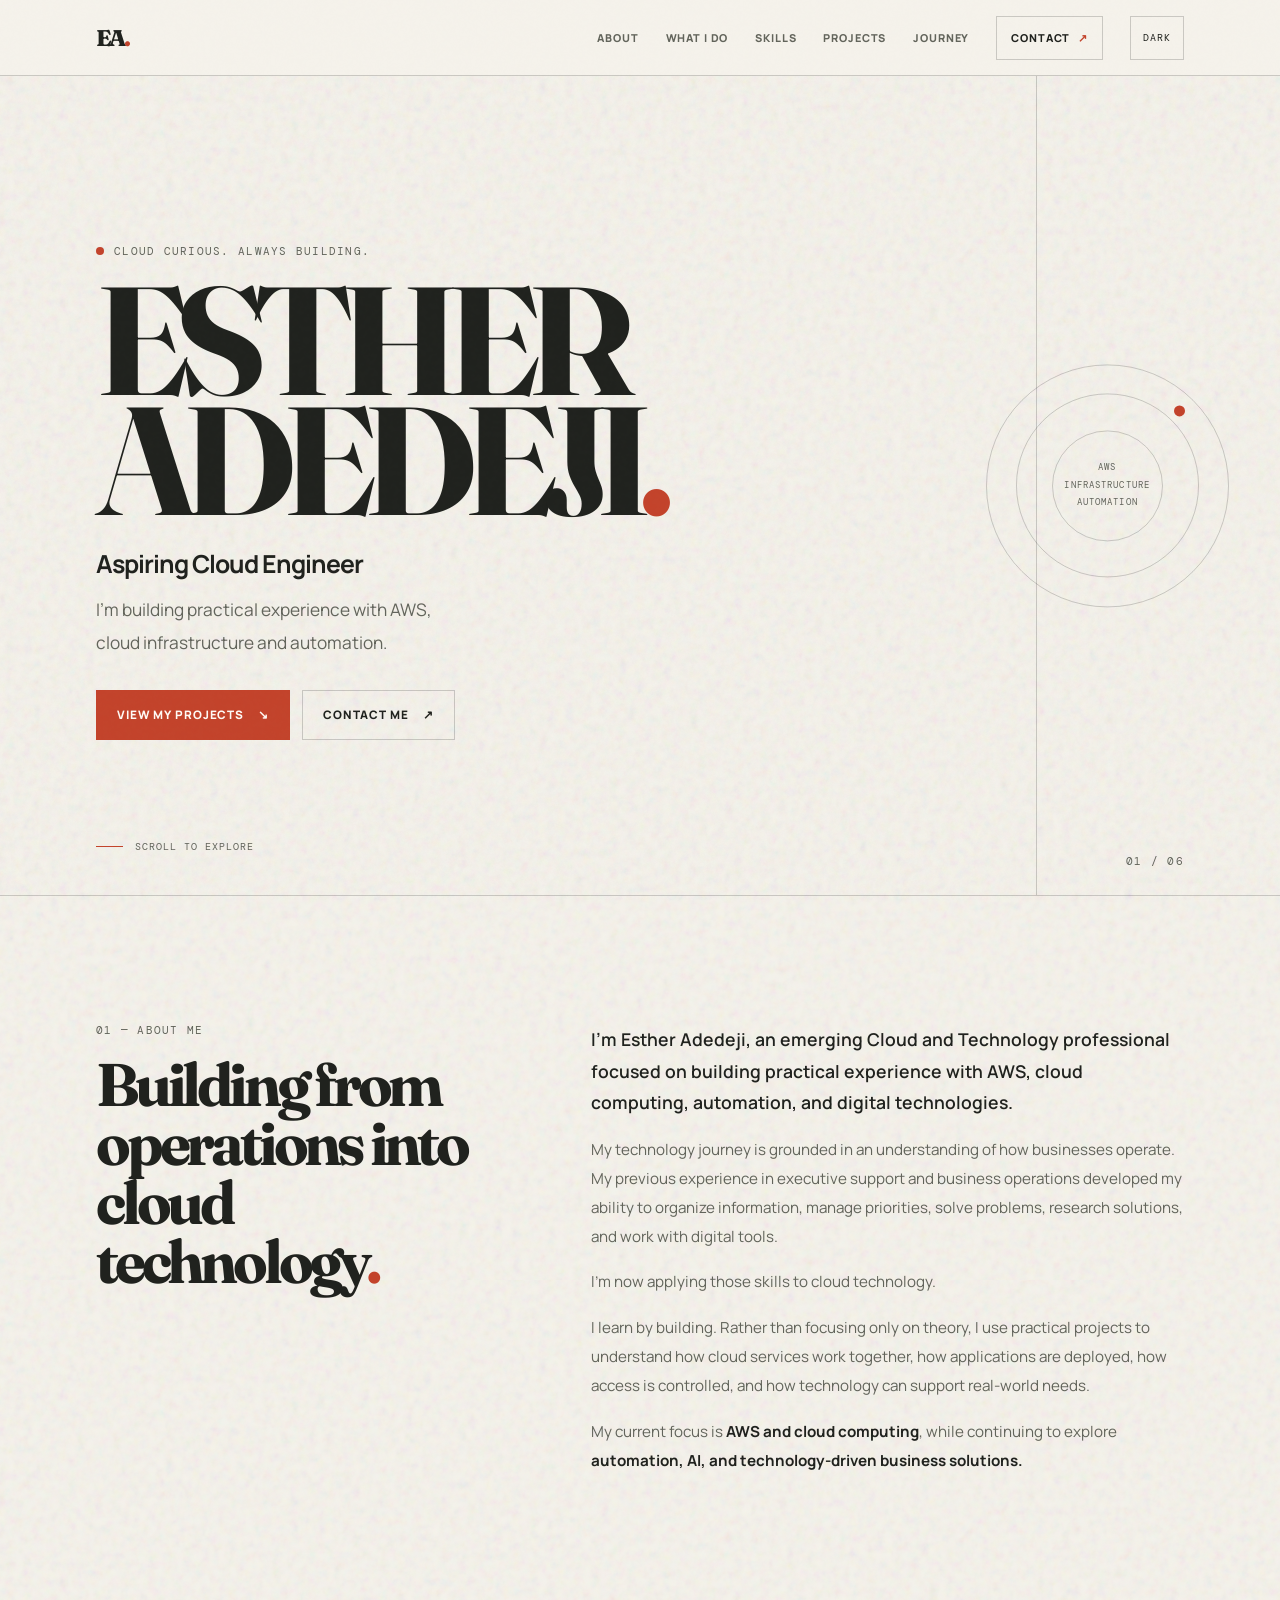
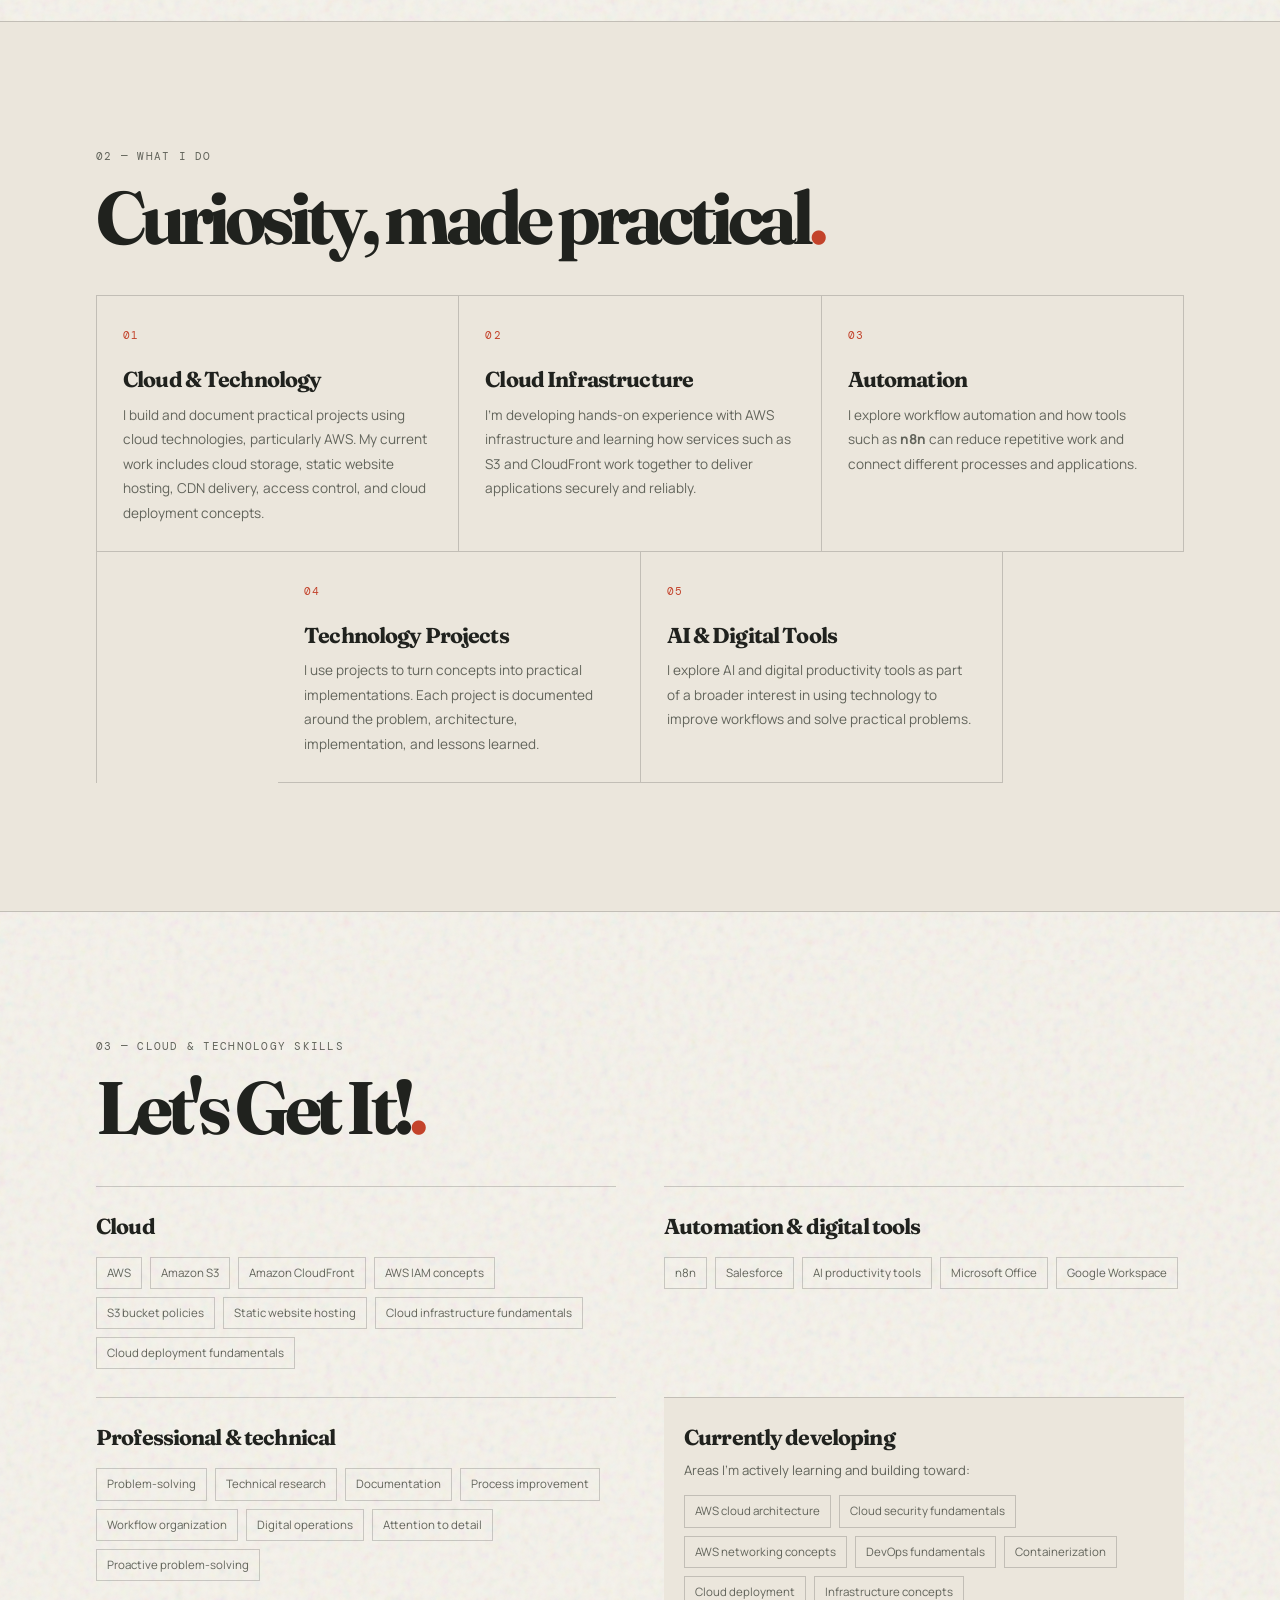
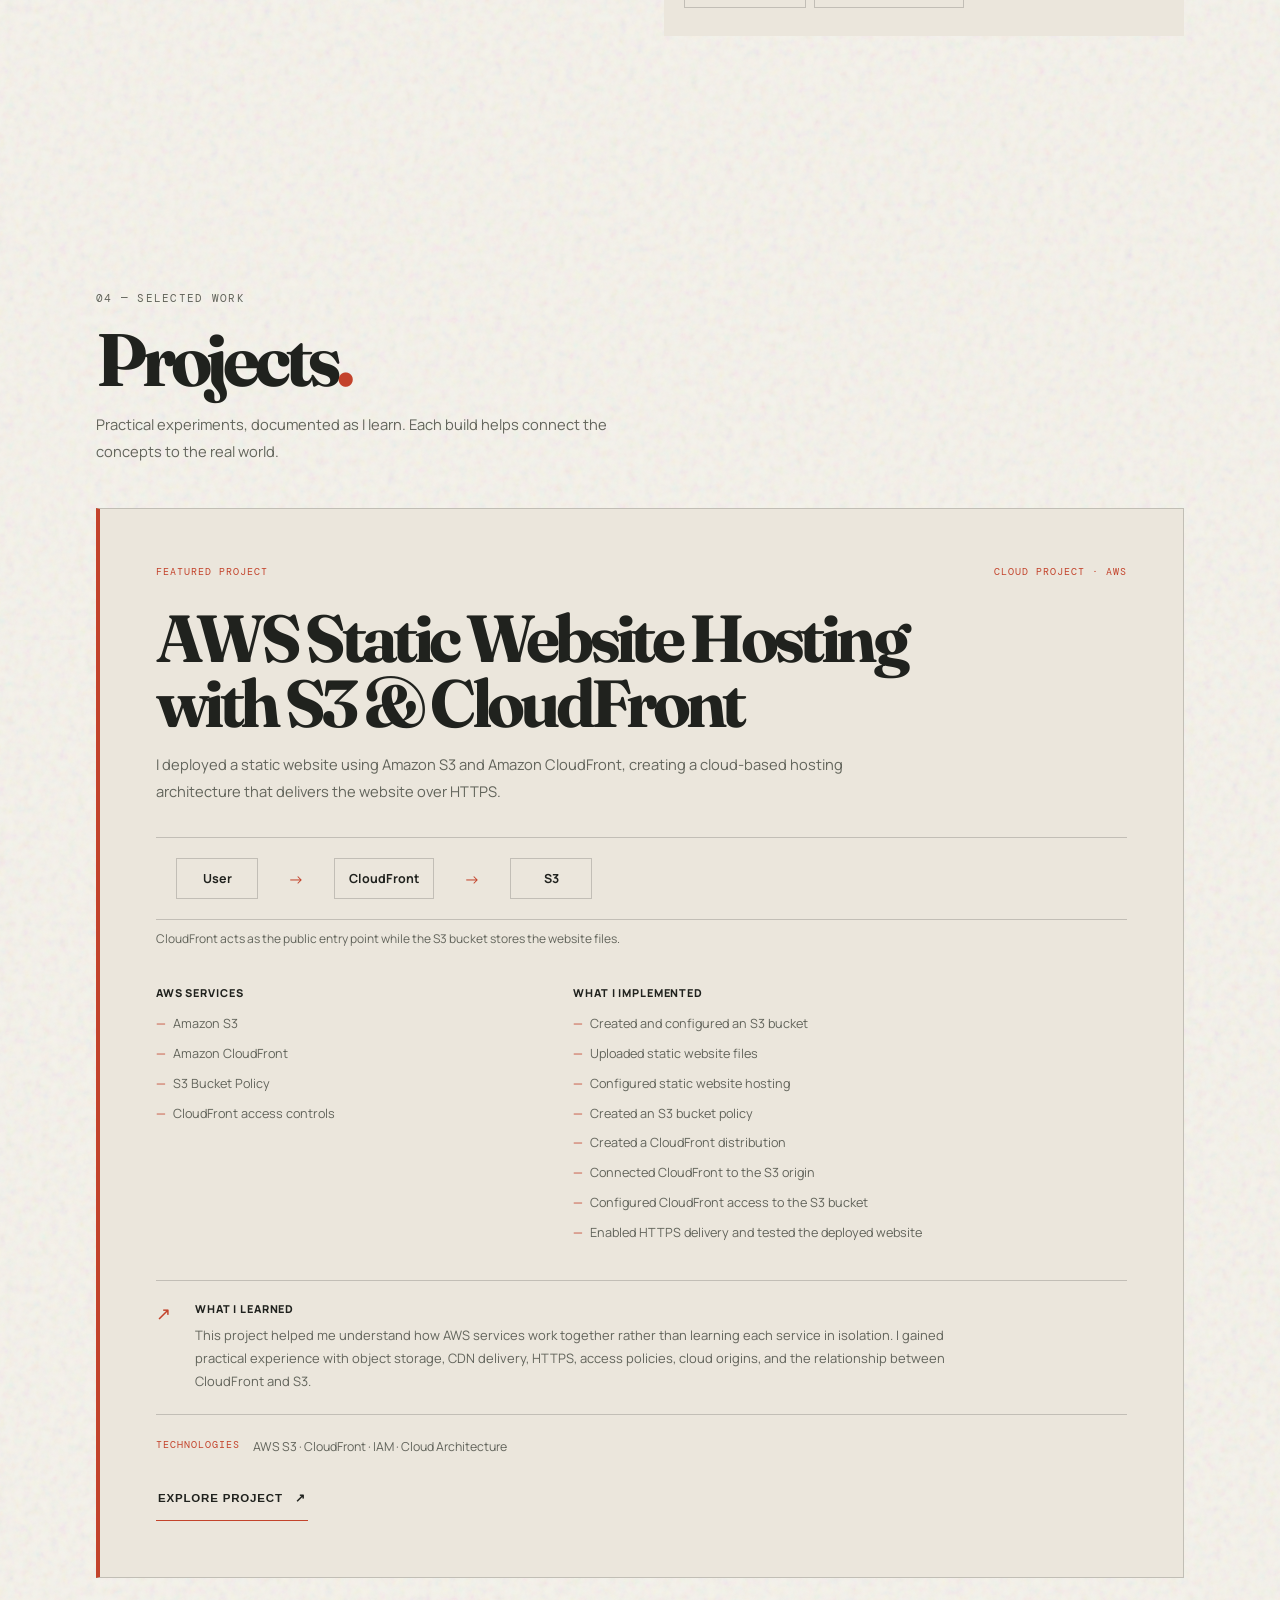
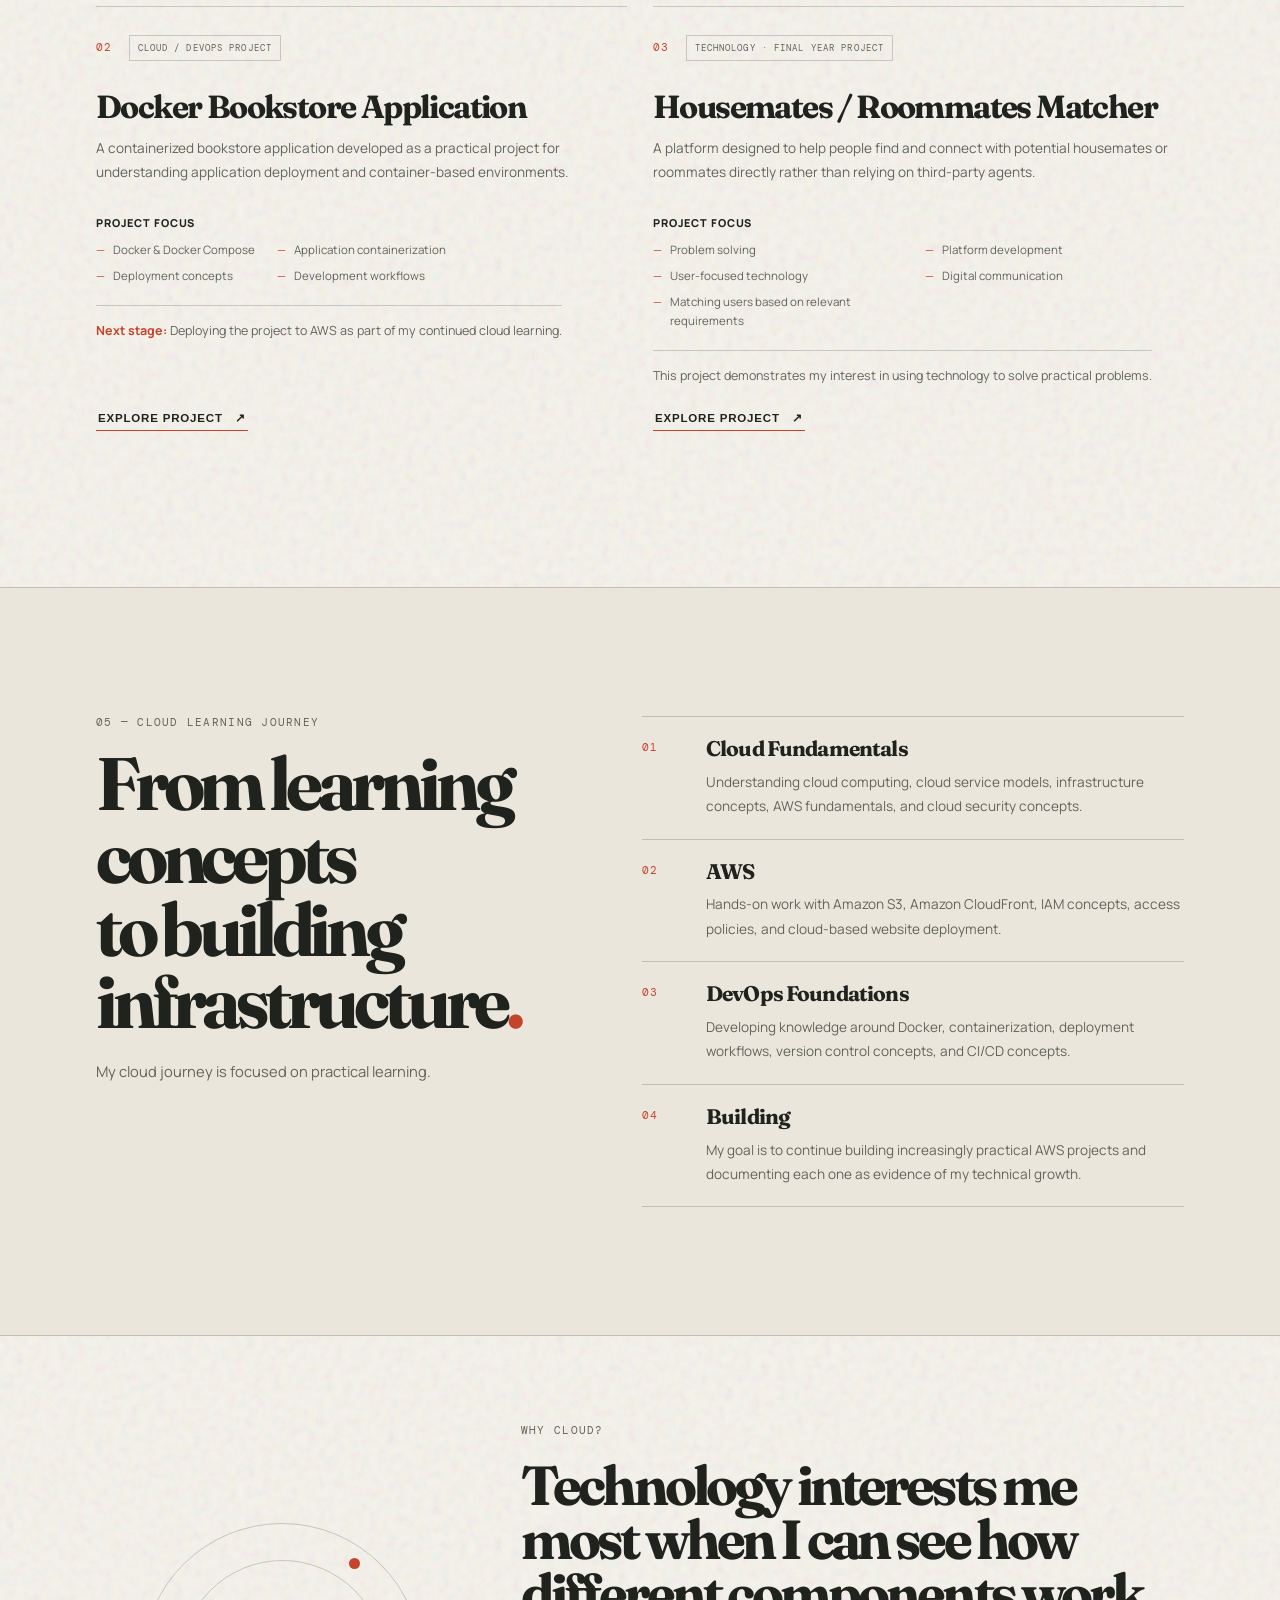
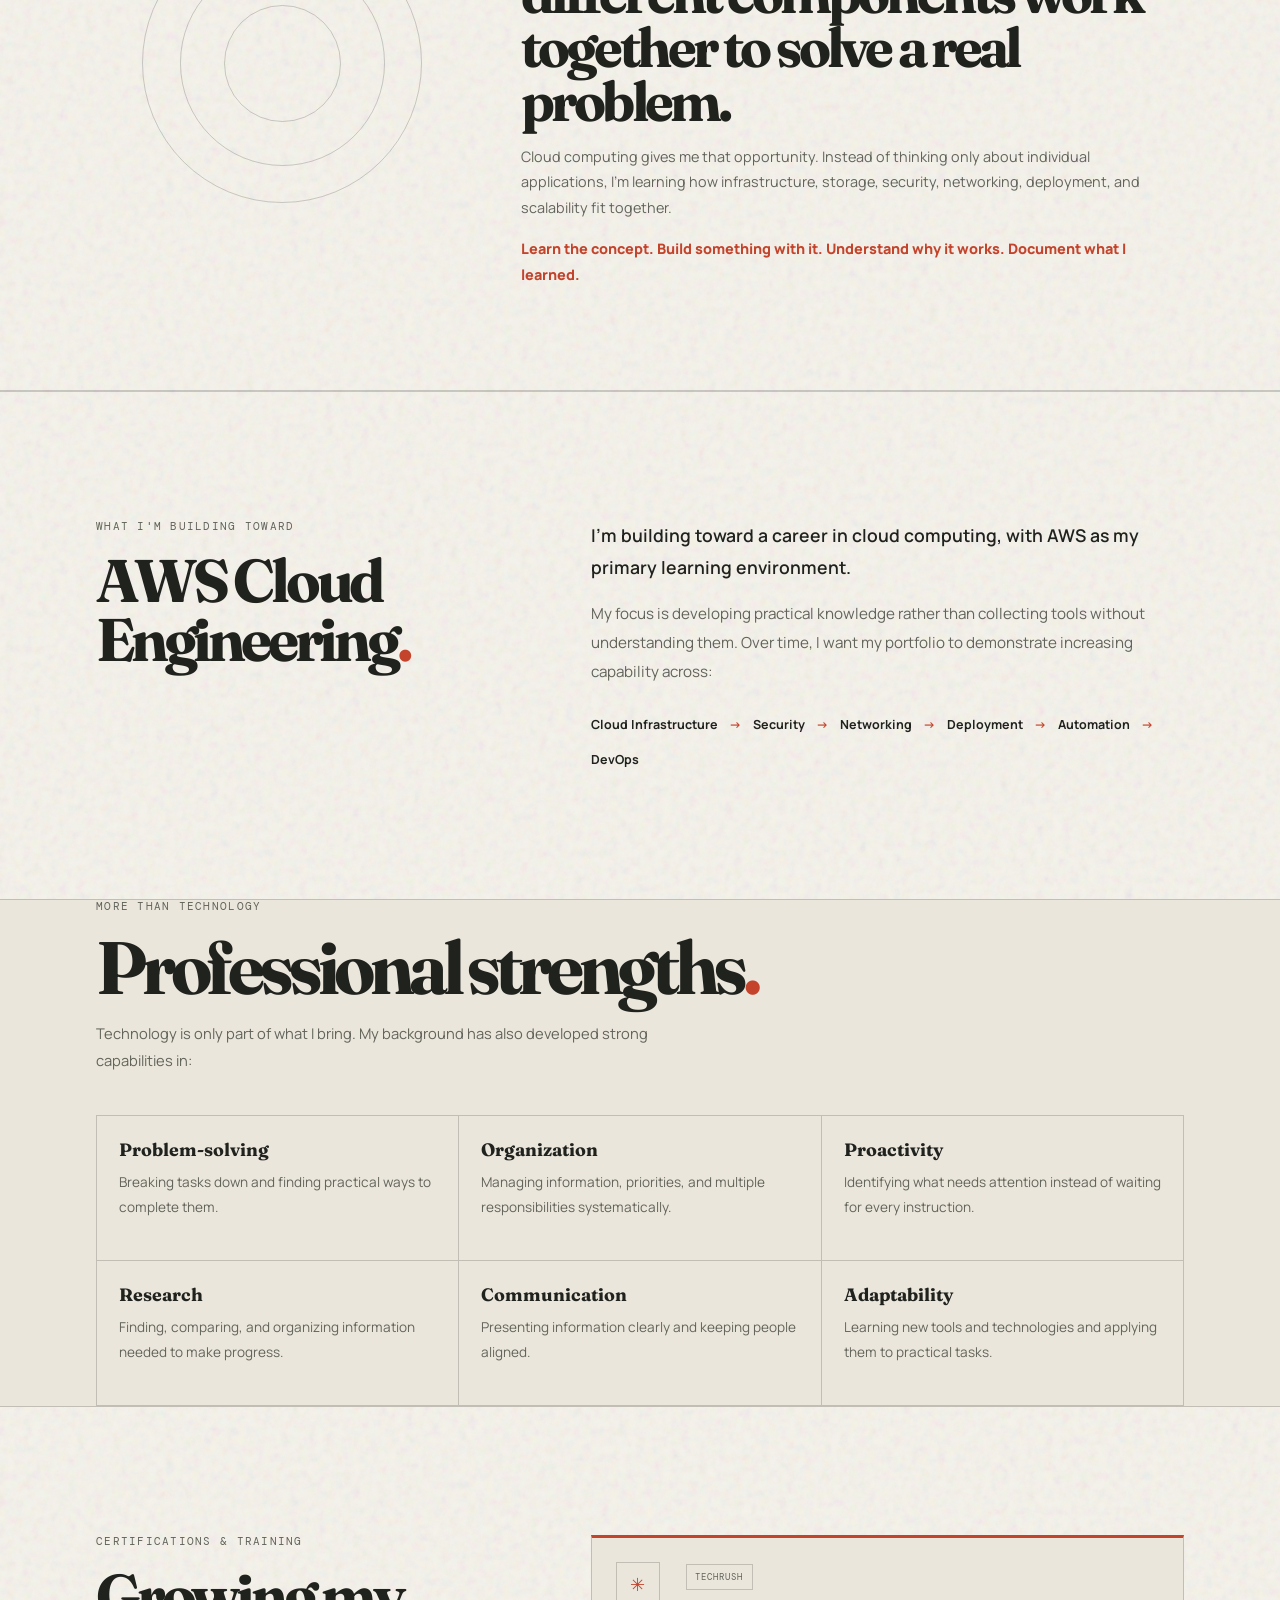
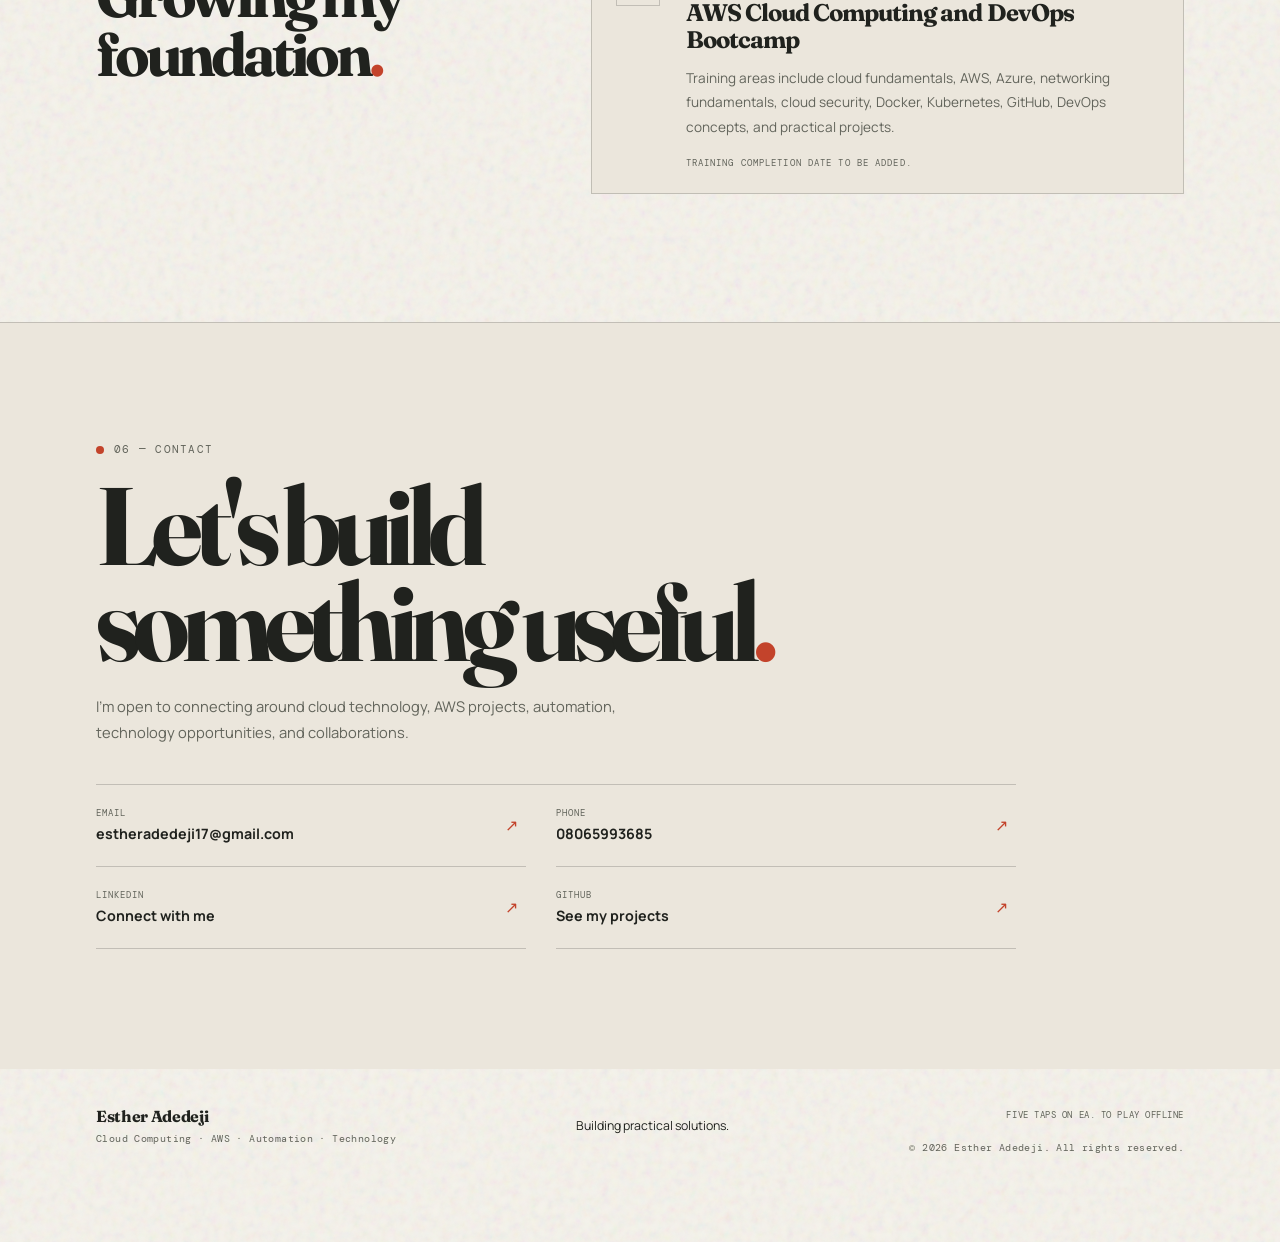
<file: index.html>
<!doctype html>
<html lang="en">
  <head>
    <meta charset="utf-8">
    <meta name="viewport" content="width=device-width, initial-scale=1">
    <meta
      name="description"
      content="Esther Adedeji is an emerging cloud and technology professional building practical experience with AWS, cloud infrastructure, and automation."
    >
    <meta name="theme-color" content="#f5f2eb">
    <title>Esther Adedeji | Cloud &amp; Technology</title>
    <link rel="stylesheet" href="style.css">
  </head>
  <body>
    <header class="site-header">
      <a class="wordmark" href="#home" aria-label="Esther Adedeji, home">EA<span class="accent">.</span></a>
      <nav class="main-nav" aria-label="Main navigation">
        <a href="#about">About</a>
        <a href="#what-i-do">What I Do</a>
        <a href="#skills">Skills</a>
        <a href="#projects">Projects</a>
        <a href="#journey">Journey</a>
        <a class="nav-contact" href="#contact">Contact <span aria-hidden="true">↗</span></a>
        <button class="theme-toggle" type="button" aria-label="Switch to dark theme" aria-pressed="false">Dark</button>
      </nav>
    </header>

    <div class="scroll-progress" aria-hidden="true"><span></span></div>

    <main>
      <section class="hero" id="home" aria-labelledby="intro-title">
        <div class="hero-content">
          <p class="eyebrow"><span class="status-dot" aria-hidden="true"></span> Cloud curious. Always building.</p>
          <h1 id="intro-title">ESTHER<br>ADEDEJI<span class="accent">.</span></h1>
          <p class="role">Aspiring Cloud Engineer</p>
          <p class="intro">
            I'm building practical experience with AWS,<br class="desktop-break">
            cloud infrastructure and automation.
          </p>
          <div class="hero-actions">
            <a class="button" href="#projects">View My Projects <span aria-hidden="true">↘</span></a>
            <a class="button button-secondary" href="#contact">Contact Me <span aria-hidden="true">↗</span></a>
          </div>
        </div>
        <div class="hero-mark" aria-hidden="true">
          <span class="mark-line"></span>
          <span class="mark-text">AWS<br>INFRASTRUCTURE<br>AUTOMATION</span>
          <span class="mark-orbit"></span>
        </div>
        <a class="scroll-cue" href="#about"><span></span> Scroll to explore</a>
        <p class="hero-index" aria-hidden="true">01 / 06</p>
      </section>

      <section class="section about-section" id="about" aria-labelledby="about-title">
        <div class="section-label">
          <p class="eyebrow">01 — About me</p>
          <h2 id="about-title">Building from operations into cloud technology<span class="accent">.</span></h2>
        </div>
        <div class="section-copy">
          <p class="lead">I’m Esther Adedeji, an emerging Cloud and Technology professional focused on building practical experience with AWS, cloud computing, automation, and digital technologies.</p>
          <p>My technology journey is grounded in an understanding of how businesses operate. My previous experience in executive support and business operations developed my ability to organize information, manage priorities, solve problems, research solutions, and work with digital tools.</p>
          <p>I’m now applying those skills to cloud technology.</p>
          <p>I learn by building. Rather than focusing only on theory, I use practical projects to understand how cloud services work together, how applications are deployed, how access is controlled, and how technology can support real-world needs.</p>
          <p>My current focus is <strong>AWS and cloud computing</strong>, while continuing to explore <strong>automation, AI, and technology-driven business solutions.</strong></p>
        </div>
      </section>

      <section class="section what-section" id="what-i-do" aria-labelledby="what-title">
        <div class="section-heading">
          <p class="eyebrow">02 — What I do</p>
          <h2 id="what-title">Curiosity, made practical<span class="accent">.</span></h2>
        </div>
        <div class="service-grid">
          <article class="service-card">
            <span class="card-index">01</span>
            <h3>Cloud &amp; Technology</h3>
            <p>I build and document practical projects using cloud technologies, particularly AWS. My current work includes cloud storage, static website hosting, CDN delivery, access control, and cloud deployment concepts.</p>
          </article>
          <article class="service-card">
            <span class="card-index">02</span>
            <h3>Cloud Infrastructure</h3>
            <p>I’m developing hands-on experience with AWS infrastructure and learning how services such as S3 and CloudFront work together to deliver applications securely and reliably.</p>
          </article>
          <article class="service-card">
            <span class="card-index">03</span>
            <h3>Automation</h3>
            <p>I explore workflow automation and how tools such as <strong>n8n</strong> can reduce repetitive work and connect different processes and applications.</p>
          </article>
          <article class="service-card">
            <span class="card-index">04</span>
            <h3>Technology Projects</h3>
            <p>I use projects to turn concepts into practical implementations. Each project is documented around the problem, architecture, implementation, and lessons learned.</p>
          </article>
          <article class="service-card">
            <span class="card-index">05</span>
            <h3>AI &amp; Digital Tools</h3>
            <p>I explore AI and digital productivity tools as part of a broader interest in using technology to improve workflows and solve practical problems.</p>
          </article>
        </div>
      </section>

      <section class="section skills-section" id="skills" aria-labelledby="skills-title">
        <div class="section-heading">
          <p class="eyebrow">03 — Cloud &amp; technology skills</p>
          <h2 id="skills-title">Let's Get It!<span class="accent">.</span></h2>
        </div>
        <div class="skills-grid">
          <article class="skill-group">
            <h3>Cloud</h3>
            <ul class="tag-list">
              <li>AWS</li><li>Amazon S3</li><li>Amazon CloudFront</li><li>AWS IAM concepts</li>
              <li>S3 bucket policies</li><li>Static website hosting</li><li>Cloud infrastructure fundamentals</li>
              <li>Cloud deployment fundamentals</li>
            </ul>
          </article>
          <article class="skill-group">
            <h3>Automation &amp; digital tools</h3>
            <ul class="tag-list">
              <li>n8n</li><li>Salesforce</li><li>AI productivity tools</li><li>Microsoft Office</li><li>Google Workspace</li>
            </ul>
          </article>
          <article class="skill-group">
            <h3>Professional &amp; technical</h3>
            <ul class="tag-list">
              <li>Problem-solving</li><li>Technical research</li><li>Documentation</li><li>Process improvement</li>
              <li>Workflow organization</li><li>Digital operations</li><li>Attention to detail</li><li>Proactive problem-solving</li>
            </ul>
          </article>
          <article class="skill-group developing-group">
            <h3>Currently developing</h3>
            <p class="group-note">Areas I’m actively learning and building toward:</p>
            <ul class="tag-list">
              <li>AWS cloud architecture</li><li>Cloud security fundamentals</li><li>AWS networking concepts</li>
              <li>DevOps fundamentals</li><li>Containerization</li><li>Cloud deployment</li><li>Infrastructure concepts</li>
            </ul>
          </article>
        </div>
      </section>

      <section class="section projects-section" id="projects" aria-labelledby="projects-title">
        <div class="section-heading">
          <p class="eyebrow">04 — Selected work</p>
          <h2 id="projects-title">Projects<span class="accent">.</span></h2>
          <p class="section-intro">Practical experiments, documented as I learn. Each build helps connect the concepts to the real world.</p>
        </div>

        <article class="featured-project" data-project="01">
          <div class="project-topline"><span>FEATURED PROJECT</span><span>CLOUD PROJECT · AWS</span></div>
          <h3>AWS Static Website Hosting<br>with S3 &amp; CloudFront</h3>
          <p class="project-summary">I deployed a static website using Amazon S3 and Amazon CloudFront, creating a cloud-based hosting architecture that delivers the website over HTTPS.</p>
          <div class="architecture" aria-label="Architecture: User to CloudFront to S3">
            <span>User</span><i aria-hidden="true">→</i><span>CloudFront</span><i aria-hidden="true">→</i><span>S3</span>
          </div>
          <p class="architecture-note">CloudFront acts as the public entry point while the S3 bucket stores the website files.</p>
          <div class="project-details">
            <div>
              <h4>AWS services</h4>
              <ul class="check-list">
                <li>Amazon S3</li><li>Amazon CloudFront</li><li>S3 Bucket Policy</li><li>CloudFront access controls</li>
              </ul>
            </div>
            <div>
              <h4>What I implemented</h4>
              <ul class="check-list">
                <li>Created and configured an S3 bucket</li>
                <li>Uploaded static website files</li>
                <li>Configured static website hosting</li>
                <li>Created an S3 bucket policy</li>
                <li>Created a CloudFront distribution</li>
                <li>Connected CloudFront to the S3 origin</li>
                <li>Configured CloudFront access to the S3 bucket</li>
                <li>Enabled HTTPS delivery and tested the deployed website</li>
              </ul>
            </div>
          </div>
          <div class="learning-note">
            <span class="note-mark" aria-hidden="true">↗</span>
            <div>
              <h4>What I learned</h4>
              <p>This project helped me understand how AWS services work together rather than learning each service in isolation. I gained practical experience with object storage, CDN delivery, HTTPS, access policies, cloud origins, and the relationship between CloudFront and S3.</p>
            </div>
          </div>
          <div class="tech-line"><strong>TECHNOLOGIES</strong><span>AWS S3 · CloudFront · IAM · Cloud Architecture</span></div>
        </article>

        <div class="other-projects">
          <article class="project-card" data-project="02">
            <div class="project-card-heading"><span class="project-number">02</span><span class="project-type">CLOUD / DEVOPS PROJECT</span></div>
            <h3>Docker Bookstore Application</h3>
            <p>A containerized bookstore application developed as a practical project for understanding application deployment and container-based environments.</p>
            <h4>Project focus</h4>
            <ul class="check-list">
              <li>Docker &amp; Docker Compose</li><li>Application containerization</li>
              <li>Deployment concepts</li><li>Development workflows</li>
            </ul>
            <p class="next-stage"><strong>Next stage:</strong> Deploying the project to AWS as part of my continued cloud learning.</p>
          </article>
          <article class="project-card" data-project="03">
            <div class="project-card-heading"><span class="project-number">03</span><span class="project-type">TECHNOLOGY · FINAL YEAR PROJECT</span></div>
            <h3>Housemates / Roommates Matcher</h3>
            <p>A platform designed to help people find and connect with potential housemates or roommates directly rather than relying on third-party agents.</p>
            <h4>Project focus</h4>
            <ul class="check-list">
              <li>Problem solving</li><li>Platform development</li>
              <li>User-focused technology</li><li>Digital communication</li>
              <li>Matching users based on relevant requirements</li>
            </ul>
            <p class="next-stage">This project demonstrates my interest in using technology to solve practical problems.</p>
          </article>
        </div>
      </section>

      <section class="section journey-section" id="journey" aria-labelledby="journey-title">
        <div class="section-heading">
          <p class="eyebrow">05 — Cloud learning journey</p>
          <h2 id="journey-title">From learning concepts<br>to building infrastructure<span class="accent">.</span></h2>
          <p class="section-intro">My cloud journey is focused on practical learning.</p>
        </div>
        <div class="timeline">
          <article class="timeline-item">
            <span class="timeline-number">01</span><div><h3>Cloud Fundamentals</h3><p>Understanding cloud computing, cloud service models, infrastructure concepts, AWS fundamentals, and cloud security concepts.</p></div>
          </article>
          <article class="timeline-item">
            <span class="timeline-number">02</span><div><h3>AWS</h3><p>Hands-on work with Amazon S3, Amazon CloudFront, IAM concepts, access policies, and cloud-based website deployment.</p></div>
          </article>
          <article class="timeline-item">
            <span class="timeline-number">03</span><div><h3>DevOps Foundations</h3><p>Developing knowledge around Docker, containerization, deployment workflows, version control concepts, and CI/CD concepts.</p></div>
          </article>
          <article class="timeline-item">
            <span class="timeline-number">04</span><div><h3>Building</h3><p>My goal is to continue building increasingly practical AWS projects and documenting each one as evidence of my technical growth.</p></div>
          </article>
        </div>
      </section>

      <section class="why-section" aria-labelledby="why-title">
        <div class="why-orbit" aria-hidden="true"><span></span></div>
        <div class="why-copy">
          <p class="eyebrow">Why cloud?</p>
          <h2 id="why-title">Technology interests me most when I can see how different components work together to solve a real problem.</h2>
          <p>Cloud computing gives me that opportunity. Instead of thinking only about individual applications, I’m learning how infrastructure, storage, security, networking, deployment, and scalability fit together.</p>
          <p class="principle">Learn the concept. Build something with it. Understand why it works. Document what I learned.</p>
        </div>
      </section>

      <section class="section building-section" aria-labelledby="building-title">
        <div class="section-label">
          <p class="eyebrow">What I'm building toward</p>
          <h2 id="building-title">AWS Cloud Engineering<span class="accent">.</span></h2>
        </div>
        <div class="section-copy">
          <p class="lead">I’m building toward a career in cloud computing, with AWS as my primary learning environment.</p>
          <p>My focus is developing practical knowledge rather than collecting tools without understanding them. Over time, I want my portfolio to demonstrate increasing capability across:</p>
          <div class="capability-path" aria-label="Cloud infrastructure, security, networking, deployment, automation, DevOps">
            <span>Cloud Infrastructure</span><i aria-hidden="true">→</i><span>Security</span><i aria-hidden="true">→</i>
            <span>Networking</span><i aria-hidden="true">→</i><span>Deployment</span><i aria-hidden="true">→</i>
            <span>Automation</span><i aria-hidden="true">→</i><span>DevOps</span>
          </div>
        </div>
      </section>

      <section class="strengths-section" aria-labelledby="strengths-title">
        <div class="section-heading">
          <p class="eyebrow">More than technology</p>
          <h2 id="strengths-title">Professional strengths<span class="accent">.</span></h2>
          <p class="section-intro">Technology is only part of what I bring. My background has also developed strong capabilities in:</p>
        </div>
        <div class="strength-grid">
          <article><h3>Problem-solving</h3><p>Breaking tasks down and finding practical ways to complete them.</p></article>
          <article><h3>Organization</h3><p>Managing information, priorities, and multiple responsibilities systematically.</p></article>
          <article><h3>Proactivity</h3><p>Identifying what needs attention instead of waiting for every instruction.</p></article>
          <article><h3>Research</h3><p>Finding, comparing, and organizing information needed to make progress.</p></article>
          <article><h3>Communication</h3><p>Presenting information clearly and keeping people aligned.</p></article>
          <article><h3>Adaptability</h3><p>Learning new tools and technologies and applying them to practical tasks.</p></article>
        </div>
      </section>

      <section class="section training-section" aria-labelledby="training-title">
        <div class="section-label">
          <p class="eyebrow">Certifications &amp; training</p>
          <h2 id="training-title">Growing my foundation<span class="accent">.</span></h2>
        </div>
        <article class="training-card">
          <span class="training-icon" aria-hidden="true">✳</span>
          <div>
            <p class="project-type">TECHRUSH</p>
            <h3>AWS Cloud Computing and DevOps Bootcamp</h3>
            <p>Training areas include cloud fundamentals, AWS, Azure, networking fundamentals, cloud security, Docker, Kubernetes, GitHub, DevOps concepts, and practical projects.</p>
            <p class="training-footnote">Training completion date to be added.</p>
          </div>
        </article>
      </section>

      <section class="contact-section" id="contact" aria-labelledby="contact-title">
        <p class="eyebrow"><span class="status-dot" aria-hidden="true"></span> 06 — Contact</p>
        <h2 id="contact-title">Let's build<br>something useful<span class="accent">.</span></h2>
        <p class="contact-intro">I’m open to connecting around cloud technology, AWS projects, automation, technology opportunities, and collaborations.</p>
        <div class="contact-grid">
          <a href="mailto:estheradedeji17@gmail.com"><span>Email</span><strong>estheradedeji17@gmail.com</strong><span class="contact-arrow" aria-hidden="true">↗</span></a>
          <a href="tel:08065993685"><span>Phone</span><strong>08065993685</strong><span class="contact-arrow" aria-hidden="true">↗</span></a>
          <a href="https://www.linkedin.com/in/esther-adedeji-15a470213/" target="_blank" rel="noopener noreferrer"><span>LinkedIn</span><strong>Connect with me</strong><span class="contact-arrow" aria-hidden="true">↗</span></a>
          <a href="https://github.com/EstelleOO7" target="_blank" rel="noopener noreferrer"><span>GitHub</span><strong>See my projects</strong><span class="contact-arrow" aria-hidden="true">↗</span></a>
        </div>
      </section>
    </main>

    <footer class="site-footer">
      <div class="footer-brand"><strong>Esther Adedeji</strong><span>Cloud Computing · AWS · Automation · Technology</span></div>
      <p>Building practical solutions.</p>
      <div class="footer-end"><button class="play-hint" type="button" data-open-game>Five taps on EA. to play offline</button><span class="copyright">© 2026 Esther Adedeji. All rights reserved.</span></div>
    </footer>

    <nav class="mobile-nav" aria-label="Quick navigation">
      <a href="#about">About</a>
      <a href="#skills">Skills</a>
      <a href="#projects">Work</a>
      <a href="#contact">Contact</a>
      <button class="theme-toggle" type="button" aria-label="Switch to dark theme" aria-pressed="false">Dark</button>
    </nav>

    <dialog class="project-dialog" aria-labelledby="project-dialog-title">
      <div class="dialog-shell">
        <button class="dialog-close" type="button" aria-label="Close project details">Back <span aria-hidden="true">×</span></button>
        <p class="eyebrow dialog-kicker">Project / <span data-detail-number></span></p>
        <h2 id="project-dialog-title" data-detail-title></h2>
        <div class="dialog-content" data-detail-content></div>
      </div>
    </dialog>

    <dialog class="offline-screen" aria-labelledby="offline-title">
      <div class="offline-shell">
        <div class="offline-heading">
          <p class="eyebrow"><span class="status-dot" aria-hidden="true"></span> Connection interrupted</p>
          <button class="dialog-close offline-close" type="button" aria-label="Close offline game">Close <span aria-hidden="true">×</span></button>
        </div>
        <h2 id="offline-title">A small pause.<br><span class="accent">A quick run.</span></h2>
        <p class="offline-copy">Jump the server stacks while the connection comes back.</p>
        <div class="game-score" aria-live="polite">
          <span>Distance <strong data-score>00000</strong></span>
          <span>Best <strong data-high-score>00000</strong></span>
        </div>
        <canvas class="runner-canvas" width="960" height="240" aria-label="Cloud server runner game. Tap, click, or press Space to jump over server obstacles."></canvas>
        <div class="game-actions">
          <p class="game-instructions">Space / tap to jump</p>
          <button class="button game-start" type="button">Start run</button>
          <button class="button button-secondary game-restart" type="button" hidden>Run again</button>
          <button class="offline-continue" type="button">Continue browsing</button>
        </div>
      </div>
    </dialog>

    <p class="online-toast" role="status" aria-live="polite">You're back online.</p>
    <span class="cursor-mark" aria-hidden="true"><span></span></span>

    <script src="script.js" defer></script>
  </body>
</html>
</file>
<file: style.css>
@import url("https://fonts.googleapis.com/css2?family=DM+Mono:wght@400;500&family=Fraunces:opsz,wght@9..144,600;9..144,700;9..144,800&family=Manrope:wght@400;500;600;700;800&display=swap");

:root {
  color-scheme: light;
  --paper: #f5f2eb;
  --paper-deep: #ebe6dc;
  --ink: #20221e;
  --muted: #62645b;
  --rule: rgba(32, 34, 30, 0.2);
  --panel: #eeebe3;
  --accent: #c3432b;
  --accent-ink: #fffaf5;
  --display: "Fraunces", Georgia, serif;
  --body: "Manrope", "Segoe UI", sans-serif;
  --mono: "DM Mono", "Courier New", monospace;
  --page-gutter: clamp(22px, 7.5vw, 132px);
  --content-width: 1280px;
  --shadow: 0 24px 80px rgba(24, 25, 21, 0.16);
}

:root[data-theme="dark"] {
  color-scheme: dark;
  --paper: #171a17;
  --paper-deep: #20241f;
  --ink: #f1eee6;
  --muted: #b9baaf;
  --rule: rgba(241, 238, 230, 0.21);
  --panel: #242821;
  --accent: #f07755;
  --accent-ink: #1c1915;
  --shadow: 0 24px 80px rgba(0, 0, 0, 0.36);
}

@media (prefers-color-scheme: dark) {
  :root:not([data-theme="light"]) {
    color-scheme: dark;
    --paper: #171a17;
    --paper-deep: #20241f;
    --ink: #f1eee6;
    --muted: #b9baaf;
    --rule: rgba(241, 238, 230, 0.21);
    --panel: #242821;
    --accent: #f07755;
    --accent-ink: #1c1915;
    --shadow: 0 24px 80px rgba(0, 0, 0, 0.36);
  }
}

* {
  box-sizing: border-box;
}

html {
  scroll-behavior: smooth;
  scroll-padding-top: 84px;
  background: var(--paper);
}

body {
  position: relative;
  min-width: 320px;
  margin: 0;
  overflow-x: hidden;
  background-color: var(--paper);
  background-image: url("data:image/svg+xml,%3Csvg viewBox='0 0 180 180' xmlns='http://www.w3.org/2000/svg'%3E%3Cfilter id='n'%3E%3CfeTurbulence type='fractalNoise' baseFrequency='.8' numOctaves='3' stitchTiles='stitch'/%3E%3C/filter%3E%3Crect width='100%25' height='100%25' filter='url(%23n)' opacity='.13'/%3E%3C/svg%3E");
  color: var(--ink);
  font-family: var(--body);
  -webkit-font-smoothing: antialiased;
  text-rendering: optimizeLegibility;
}

body::before {
  position: fixed;
  z-index: 30;
  inset: 0;
  pointer-events: none;
  background: url("data:image/svg+xml,%3Csvg viewBox='0 0 180 180' xmlns='http://www.w3.org/2000/svg'%3E%3Cfilter id='n'%3E%3CfeTurbulence type='fractalNoise' baseFrequency='.9' numOctaves='3' stitchTiles='stitch'/%3E%3C/filter%3E%3Crect width='100%25' height='100%25' filter='url(%23n)' opacity='.13'/%3E%3C/svg%3E");
  content: "";
  opacity: 0.11;
}

::selection {
  background: var(--accent);
  color: var(--accent-ink);
}

button,
a {
  -webkit-tap-highlight-color: transparent;
}

button[hidden] {
  display: none !important;
}

a {
  color: inherit;
  text-decoration: none;
}

button {
  color: inherit;
}

button:focus-visible,
a:focus-visible {
  outline: 2px solid var(--accent);
  outline-offset: 4px;
}

img,
svg,
canvas {
  max-width: 100%;
}

h1,
h2,
h3,
h4,
p {
  overflow-wrap: break-word;
}

.accent {
  color: var(--accent);
}

.site-header {
  position: sticky;
  z-index: 20;
  top: 0;
  display: flex;
  min-height: 76px;
  align-items: center;
  justify-content: space-between;
  gap: 24px;
  padding: 0 var(--page-gutter);
  border-bottom: 1px solid var(--rule);
  background: var(--paper);
}

.wordmark {
  display: inline-flex;
  min-width: 44px;
  min-height: 44px;
  align-items: center;
  font-family: var(--display);
  font-size: 1.42rem;
  font-weight: 800;
  letter-spacing: -0.09em;
}

.main-nav {
  display: flex;
  min-height: 44px;
  align-items: center;
  gap: clamp(15px, 2.1vw, 34px);
}

.main-nav a {
  display: inline-flex;
  min-height: 44px;
  align-items: center;
  color: var(--muted);
  font-size: 0.68rem;
  font-weight: 800;
  letter-spacing: 0.08em;
  text-transform: uppercase;
  transition: color 160ms ease;
}

.main-nav a:hover,
.main-nav a:focus-visible,
.main-nav a[aria-current="location"] {
  color: var(--accent);
}

.main-nav .nav-contact {
  gap: 8px;
  padding: 0 14px;
  border: 1px solid var(--rule);
  color: var(--ink);
}

.main-nav .nav-contact span {
  color: var(--accent);
}

.theme-toggle {
  min-width: 54px;
  min-height: 44px;
  padding: 0 12px;
  border: 1px solid var(--rule);
  background: transparent;
  cursor: pointer;
  font-family: var(--mono);
  font-size: 0.62rem;
  letter-spacing: 0.08em;
  text-transform: uppercase;
}

.scroll-progress {
  position: fixed;
  z-index: 40;
  top: 0;
  left: 0;
  width: 100%;
  height: 3px;
  pointer-events: none;
}

.scroll-progress span {
  display: block;
  width: 100%;
  height: 100%;
  background: var(--accent);
  transform: scaleX(0);
  transform-origin: left center;
  will-change: transform;
}

.hero {
  position: relative;
  display: grid;
  min-height: min(820px, calc(100svh - 76px));
  align-items: center;
  overflow: hidden;
  padding: 100px var(--page-gutter) 86px;
  border-bottom: 1px solid var(--rule);
}

.hero::after {
  position: absolute;
  top: 0;
  right: 19%;
  bottom: 0;
  width: 1px;
  background: var(--rule);
  content: "";
}

.hero-content {
  position: relative;
  z-index: 2;
  width: min(74%, 900px);
  animation: arrival 700ms cubic-bezier(0.2, 0.7, 0.2, 1) both;
}

.eyebrow,
.project-number,
.project-type,
.project-tag,
.site-footer,
.hero-index,
.mark-text,
.card-index,
.timeline-number,
.training-footnote {
  font-family: var(--mono);
  font-size: 0.66rem;
  letter-spacing: 0.12em;
  text-transform: uppercase;
}

.eyebrow {
  display: flex;
  align-items: center;
  gap: 10px;
  margin: 0 0 22px;
  color: var(--muted);
}

.status-dot {
  width: 8px;
  height: 8px;
  flex: 0 0 auto;
  border-radius: 50%;
  background: var(--accent);
}

h1,
h2,
h3,
h4 {
  font-family: var(--display);
  font-weight: 700;
}

h1 {
  margin: 0;
  font-size: clamp(4.4rem, 12vw, 10.5rem);
  letter-spacing: -0.085em;
  line-height: 0.78;
}

.role {
  margin: 28px 0 0;
  font-size: clamp(1.1rem, 2vw, 1.55rem);
  font-weight: 700;
  letter-spacing: -0.04em;
}

.intro {
  max-width: 550px;
  margin: 14px 0 0;
  color: var(--muted);
  font-size: clamp(0.98rem, 1.5vw, 1.08rem);
  line-height: 1.9;
}

.hero-actions {
  display: flex;
  flex-wrap: wrap;
  gap: 12px;
  margin-top: 30px;
}

.button {
  display: inline-flex;
  min-height: 50px;
  align-items: center;
  justify-content: center;
  gap: 14px;
  padding: 0 20px;
  border: 1px solid var(--accent);
  background: var(--accent);
  color: var(--accent-ink);
  cursor: pointer;
  font-family: var(--body);
  font-size: 0.73rem;
  font-weight: 800;
  letter-spacing: 0.075em;
  text-transform: uppercase;
  transition: transform 180ms ease, background 180ms ease, color 180ms ease;
}

.button:hover {
  transform: translateY(-2px);
  background: transparent;
  color: var(--accent);
}

.button-secondary {
  border-color: var(--rule);
  background: transparent;
  color: var(--ink);
}

.button-secondary:hover {
  border-color: var(--accent);
  color: var(--accent);
}

.hero-mark {
  position: absolute;
  top: 50%;
  right: max(4vw, calc((100vw - 1380px) / 2));
  width: clamp(160px, 19vw, 270px);
  aspect-ratio: 1;
  transform: translateY(-50%);
}

.mark-line,
.mark-line::before,
.mark-line::after {
  position: absolute;
  inset: 0;
  border: 1px solid var(--rule);
  border-radius: 50%;
}

.mark-line::before,
.mark-line::after {
  inset: 12%;
  content: "";
}

.mark-line::after {
  inset: 27%;
}

.mark-text {
  position: absolute;
  top: 50%;
  left: 50%;
  color: var(--muted);
  font-size: 0.58rem;
  line-height: 1.9;
  text-align: center;
  transform: translate(-50%, -50%);
}

.mark-orbit {
  position: absolute;
  top: 17%;
  right: 18%;
  width: 11px;
  height: 11px;
  border-radius: 50%;
  background: var(--accent);
}

.hero-index,
.scroll-cue {
  position: absolute;
  bottom: 27px;
  margin: 0;
  color: var(--muted);
}

.hero-index {
  right: var(--page-gutter);
}

.scroll-cue {
  left: var(--page-gutter);
  display: flex;
  min-height: 44px;
  align-items: center;
  gap: 12px;
  font-family: var(--mono);
  font-size: 0.62rem;
  letter-spacing: 0.1em;
  text-transform: uppercase;
}

.scroll-cue span {
  width: 27px;
  height: 1px;
  background: var(--accent);
}

.section {
  max-width: var(--content-width);
  margin: 0 auto;
  padding: clamp(76px, 10vw, 132px) var(--page-gutter);
}

.about-section,
.building-section,
.training-section {
  display: grid;
  grid-template-columns: minmax(230px, 0.78fr) minmax(0, 1.22fr);
  gap: clamp(38px, 9vw, 144px);
}

.section-label,
.section-heading {
  position: relative;
}

.section-label .eyebrow,
.section-heading .eyebrow {
  margin-bottom: 18px;
}

h2 {
  margin: 0;
  font-size: clamp(2.7rem, 5.8vw, 5rem);
  letter-spacing: -0.07em;
  line-height: 0.98;
}

.section-label h2 {
  max-width: 570px;
  font-size: clamp(2.45rem, 4.7vw, 4.3rem);
}

.section-copy {
  color: var(--muted);
  font-size: 0.95rem;
  line-height: 1.9;
}

.section-copy p {
  margin: 0 0 17px;
}

.section-copy strong,
.check-list strong {
  color: var(--ink);
}

.section-copy .lead {
  color: var(--ink);
  font-size: 1.1rem;
  font-weight: 600;
  line-height: 1.8;
}

.what-section,
.strengths-section,
.projects-section,
.journey-section {
  max-width: none;
  padding-right: var(--page-gutter);
  padding-left: var(--page-gutter);
}

.what-section,
.strengths-section {
  border-top: 1px solid var(--rule);
  border-bottom: 1px solid var(--rule);
  background: var(--paper-deep);
}

.section-heading {
  max-width: var(--content-width);
  margin: 0 auto 42px;
}

.section-heading h2 {
  max-width: 740px;
}

.section-intro {
  max-width: 570px;
  margin: 16px 0 0;
  color: var(--muted);
  font-size: 0.92rem;
  line-height: 1.8;
}

.service-grid,
.skills-grid,
.other-projects,
.strength-grid {
  max-width: var(--content-width);
  margin-right: auto;
  margin-left: auto;
}

.service-grid {
  display: grid;
  grid-template-columns: repeat(6, minmax(0, 1fr));
  border-top: 1px solid var(--rule);
  border-left: 1px solid var(--rule);
}

.service-card {
  grid-column: span 2;
  min-height: 230px;
  padding: 26px;
  border-right: 1px solid var(--rule);
  border-bottom: 1px solid var(--rule);
  transition: background 180ms ease;
}

.service-card:nth-child(4) {
  grid-column: 2 / span 2;
}

.service-card:hover {
  background: color-mix(in srgb, var(--paper) 72%, var(--accent) 7%);
}

.card-index {
  color: var(--accent);
}

.service-card h3,
.skill-group h3,
.timeline-item h3,
.training-card h3 {
  margin: 24px 0 10px;
  font-size: 1.35rem;
  letter-spacing: -0.04em;
  line-height: 1.12;
}

.service-card p,
.project-card > p,
.training-card > div > p:not(.project-type):not(.training-footnote),
.timeline-item p,
.strength-grid p {
  margin: 0;
  color: var(--muted);
  font-size: 0.85rem;
  line-height: 1.8;
}

.skills-grid {
  display: grid;
  grid-template-columns: repeat(2, minmax(0, 1fr));
  gap: 0 48px;
}

.skill-group {
  padding: 28px 0;
  border-top: 1px solid var(--rule);
}

.skill-group h3 {
  margin: 0 0 18px;
}

.tag-list {
  display: flex;
  flex-wrap: wrap;
  gap: 8px;
  margin: 0;
  padding: 0;
  list-style: none;
}

.tag-list li {
  padding: 7px 10px;
  border: 1px solid var(--rule);
  color: var(--muted);
  font-size: 0.72rem;
  line-height: 1.4;
}

.developing-group {
  padding-right: 20px;
  padding-left: 20px;
  background: var(--paper-deep);
}

.group-note {
  margin: -7px 0 16px;
  color: var(--muted);
  font-size: 0.82rem;
}

.projects-section > .section-heading {
  margin-bottom: 44px;
}

.featured-project {
  position: relative;
  max-width: var(--content-width);
  margin: 0 auto;
  padding: clamp(24px, 5vw, 56px);
  border: 1px solid var(--rule);
  border-left: 4px solid var(--accent);
  background: var(--paper-deep);
  cursor: pointer;
}

.featured-project:focus-visible,
.project-card:focus-visible {
  outline: 2px solid var(--accent);
  outline-offset: 5px;
}

.project-topline,
.project-card-heading {
  display: flex;
  align-items: center;
  justify-content: space-between;
  gap: 16px;
  color: var(--accent);
  font-family: var(--mono);
  font-size: 0.62rem;
  letter-spacing: 0.1em;
}

.featured-project > h3 {
  max-width: 860px;
  margin: 28px 0 15px;
  font-size: clamp(2.1rem, 5.2vw, 5rem);
  letter-spacing: -0.07em;
  line-height: 0.97;
}

.project-summary {
  max-width: 720px;
  margin: 0;
  color: var(--muted);
  font-size: 0.92rem;
  line-height: 1.85;
}

.architecture {
  display: flex;
  align-items: center;
  justify-content: flex-start;
  gap: clamp(10px, 2.4vw, 30px);
  margin-top: 32px;
  padding: 20px;
  border-top: 1px solid var(--rule);
  border-bottom: 1px solid var(--rule);
}

.architecture span {
  min-width: 82px;
  padding: 11px 14px;
  border: 1px solid var(--rule);
  color: var(--ink);
  font-size: 0.78rem;
  font-weight: 700;
  text-align: center;
}

.architecture i,
.capability-path i {
  color: var(--accent);
  font-style: normal;
}

.architecture-note {
  margin: 10px 0 0;
  color: var(--muted);
  font-size: 0.75rem;
}

.project-details {
  display: grid;
  grid-template-columns: 0.8fr 1.2fr;
  gap: 48px;
  margin-top: 38px;
}

.featured-project h4,
.project-card h4,
.learning-note h4 {
  margin: 0 0 14px;
  font-family: var(--body);
  font-size: 0.68rem;
  font-weight: 800;
  letter-spacing: 0.08em;
  text-transform: uppercase;
}

.check-list {
  display: grid;
  gap: 9px;
  margin: 0;
  padding: 0;
  color: var(--muted);
  font-size: 0.79rem;
  line-height: 1.65;
  list-style: none;
}

.check-list li {
  position: relative;
  padding-left: 17px;
}

.check-list li::before {
  position: absolute;
  left: 0;
  color: var(--accent);
  content: "—";
}

.learning-note {
  display: grid;
  grid-template-columns: 24px 1fr;
  gap: 15px;
  margin-top: 36px;
  padding: 20px 0;
  border-top: 1px solid var(--rule);
  border-bottom: 1px solid var(--rule);
}

.note-mark {
  color: var(--accent);
  font-size: 1.1rem;
}

.learning-note h4 {
  margin-bottom: 8px;
}

.learning-note p {
  max-width: 800px;
  margin: 0;
  color: var(--muted);
  font-size: 0.81rem;
  line-height: 1.8;
}

.tech-line {
  display: flex;
  flex-wrap: wrap;
  gap: 13px;
  margin-top: 23px;
  color: var(--muted);
  font-size: 0.77rem;
}

.tech-line strong {
  color: var(--accent);
  font-family: var(--mono);
  font-size: 0.61rem;
  font-weight: 400;
  letter-spacing: 0.1em;
}

.project-open {
  display: inline-flex;
  min-height: 44px;
  align-items: center;
  gap: 12px;
  margin-top: 22px;
  padding: 0 2px;
  border: 0;
  border-bottom: 1px solid var(--accent);
  background: transparent;
  color: var(--ink);
  cursor: pointer;
  font-size: 0.72rem;
  font-weight: 800;
  letter-spacing: 0.07em;
  text-transform: uppercase;
  transition: color 160ms ease;
}

.project-open:hover {
  color: var(--accent);
}

.other-projects {
  display: grid;
  grid-template-columns: repeat(2, minmax(0, 1fr));
  gap: 0 26px;
  margin-top: 28px;
}

.project-card {
  position: relative;
  display: flex;
  min-height: 370px;
  flex-direction: column;
  align-items: flex-start;
  padding: 28px 0;
  border-top: 1px solid var(--rule);
  cursor: pointer;
  transition: transform 180ms ease;
}

.project-card:hover {
  transform: translateY(-3px);
}

.project-number {
  color: var(--accent);
}

.project-type {
  display: inline-block;
  padding: 6px 8px;
  border: 1px solid var(--rule);
  color: var(--muted);
  font-size: 0.58rem;
}

.project-card h3 {
  margin: 30px 0 13px;
  font-size: clamp(1.55rem, 2.5vw, 2.15rem);
  letter-spacing: -0.05em;
  line-height: 1;
}

.project-card > p {
  margin-bottom: 18px;
}

.project-card h4 {
  margin: 12px 0 10px;
}

.project-card .check-list {
  grid-template-columns: repeat(2, minmax(0, 1fr));
  gap: 7px 12px;
  font-size: 0.72rem;
}

.project-card .next-stage {
  margin: 20px 0 0;
  padding-top: 14px;
  border-top: 1px solid var(--rule);
  font-size: 0.78rem;
}

.next-stage strong {
  color: var(--accent);
}

.project-card .project-open {
  margin-top: auto;
  padding-top: 18px;
}

.journey-section {
  display: grid;
  grid-template-columns: 0.9fr 1.1fr;
  gap: clamp(42px, 8vw, 120px);
  border-top: 1px solid var(--rule);
  border-bottom: 1px solid var(--rule);
  background: var(--paper-deep);
}

.journey-section .section-heading {
  margin: 0;
}

.journey-section .section-intro {
  margin-top: 20px;
}

.timeline {
  border-top: 1px solid var(--rule);
}

.timeline-item {
  display: grid;
  grid-template-columns: 46px 1fr;
  gap: 18px;
  padding: 20px 0;
  border-bottom: 1px solid var(--rule);
}

.timeline-number {
  padding-top: 4px;
  color: var(--accent);
}

.timeline-item h3 {
  margin: 0 0 9px;
  font-size: 1.32rem;
}

.why-section {
  position: relative;
  display: grid;
  min-height: 470px;
  grid-template-columns: 0.72fr 1.28fr;
  align-items: center;
  gap: 52px;
  overflow: hidden;
  padding: 88px var(--page-gutter);
  border-bottom: 1px solid var(--rule);
}

.why-orbit {
  position: relative;
  width: min(280px, 100%);
  aspect-ratio: 1;
  justify-self: center;
  border: 1px solid var(--rule);
  border-radius: 50%;
}

.why-orbit::before,
.why-orbit::after {
  position: absolute;
  inset: 13%;
  border: 1px solid var(--rule);
  border-radius: 50%;
  content: "";
}

.why-orbit::after {
  inset: 29%;
}

.why-orbit span {
  position: absolute;
  top: 12%;
  right: 22%;
  z-index: 1;
  width: 11px;
  height: 11px;
  border-radius: 50%;
  background: var(--accent);
}

.why-copy {
  position: relative;
  z-index: 1;
}

.why-copy h2 {
  max-width: 740px;
  font-size: clamp(2.2rem, 4.3vw, 4rem);
}

.why-copy > p:not(.eyebrow) {
  max-width: 650px;
  color: var(--muted);
  font-size: 0.9rem;
  line-height: 1.8;
}

.why-copy .principle {
  color: var(--accent) !important;
  font-weight: 800;
}

.building-section {
  border-top: 1px solid var(--rule);
}

.capability-path {
  display: flex;
  flex-wrap: wrap;
  align-items: center;
  gap: 11px;
  margin-top: 26px;
  color: var(--ink);
  font-size: 0.78rem;
  font-weight: 700;
}

.strength-grid {
  display: grid;
  grid-template-columns: repeat(3, minmax(0, 1fr));
  border-top: 1px solid var(--rule);
  border-left: 1px solid var(--rule);
}

.strength-grid article {
  min-height: 145px;
  padding: 22px;
  border-right: 1px solid var(--rule);
  border-bottom: 1px solid var(--rule);
}

.strength-grid h3 {
  margin: 0 0 9px;
  font-size: 1.12rem;
}

.training-card {
  display: grid;
  grid-template-columns: 48px 1fr;
  gap: 22px;
  padding: 24px;
  border: 1px solid var(--rule);
  border-top: 3px solid var(--accent);
  background: var(--paper-deep);
}

.training-icon {
  display: grid;
  width: 44px;
  height: 44px;
  place-items: center;
  border: 1px solid var(--rule);
  color: var(--accent);
  font-size: 1.1rem;
}

.training-card .project-type {
  margin: 2px 0 10px;
}

.training-card h3 {
  margin: 0 0 12px;
  font-size: 1.5rem;
}

.training-footnote {
  margin: 18px 0 0;
  color: var(--muted);
  font-size: 0.58rem;
}

.contact-section {
  padding: clamp(76px, 10vw, 120px) var(--page-gutter);
  border-top: 1px solid var(--rule);
  background: var(--paper-deep);
}

.contact-section > h2 {
  max-width: 930px;
  font-size: clamp(3.3rem, 8.6vw, 8rem);
  line-height: 0.87;
}

.contact-intro {
  max-width: 540px;
  margin: 23px 0 38px;
  color: var(--muted);
  font-size: 0.92rem;
  line-height: 1.8;
}

.contact-grid {
  display: grid;
  max-width: 920px;
  grid-template-columns: repeat(2, minmax(0, 1fr));
  border-top: 1px solid var(--rule);
}

.contact-grid a {
  position: relative;
  display: flex;
  min-height: 82px;
  flex-direction: column;
  justify-content: center;
  gap: 5px;
  padding: 14px 36px 14px 0;
  border-bottom: 1px solid var(--rule);
}

.contact-grid a:nth-child(odd) {
  margin-right: 30px;
}

.contact-grid a span:first-child {
  color: var(--muted);
  font-family: var(--mono);
  font-size: 0.59rem;
  letter-spacing: 0.1em;
  text-transform: uppercase;
}

.contact-grid a strong {
  font-size: 0.89rem;
  font-weight: 700;
  transition: color 160ms ease;
}

.contact-grid a:hover strong {
  color: var(--accent);
}

.contact-arrow {
  position: absolute;
  top: 50%;
  right: 8px;
  color: var(--accent);
  transform: translateY(-50%);
}

.site-footer {
  display: flex;
  align-items: center;
  justify-content: space-between;
  gap: 24px;
  padding: 28px var(--page-gutter) 88px;
  color: var(--muted);
  font-size: 0.6rem;
  letter-spacing: 0.04em;
  text-transform: none;
}

.footer-brand {
  display: grid;
  gap: 6px;
}

.footer-brand strong {
  color: var(--ink);
  font-family: var(--display);
  font-size: 1rem;
  letter-spacing: -0.02em;
}

.site-footer p {
  margin: 0;
  color: var(--ink);
  font-family: var(--body);
  font-size: 0.77rem;
  letter-spacing: 0;
}

.footer-end {
  display: grid;
  justify-items: end;
  gap: 8px;
}

.play-hint {
  min-height: 36px;
  padding: 0;
  border: 0;
  background: transparent;
  color: var(--muted);
  cursor: pointer;
  font-family: var(--mono);
  font-size: 0.57rem;
  letter-spacing: 0.06em;
  text-transform: uppercase;
}

.play-hint:hover {
  color: var(--accent);
}

.copyright {
  text-align: right;
}

.mobile-nav {
  display: none;
}

.cursor-mark {
  position: fixed;
  z-index: 100;
  top: 0;
  left: 0;
  display: none;
  width: 26px;
  height: 26px;
  align-items: center;
  justify-content: center;
  border: 1px solid var(--accent);
  border-radius: 50%;
  opacity: 0;
  pointer-events: none;
  transition: width 160ms ease, height 160ms ease, opacity 160ms ease, background 160ms ease;
  will-change: transform;
}

.cursor-mark span {
  width: 4px;
  height: 4px;
  border-radius: 50%;
  background: var(--accent);
}

.cursor-mark.is-visible {
  opacity: 1;
}

.cursor-mark.is-hovering {
  width: 38px;
  height: 38px;
  background: color-mix(in srgb, var(--accent) 12%, transparent);
}

.project-dialog,
.offline-screen {
  width: min(940px, calc(100vw - 28px));
  max-width: none;
  max-height: min(92dvh, 900px);
  padding: 0;
  border: 1px solid var(--rule);
  background: var(--paper);
  color: var(--ink);
  box-shadow: var(--shadow);
}

.project-dialog::backdrop,
.offline-screen::backdrop {
  background: rgba(15, 17, 14, 0.72);
}

.project-dialog[open],
.offline-screen[open] {
  animation: dialog-in 220ms ease-out both;
}

.dialog-shell {
  position: relative;
  max-height: min(92dvh, 900px);
  overflow-y: auto;
  padding: clamp(28px, 6vw, 68px);
}

.dialog-close {
  display: inline-flex;
  min-width: 76px;
  min-height: 44px;
  align-items: center;
  justify-content: center;
  gap: 9px;
  border: 1px solid var(--rule);
  background: transparent;
  color: var(--ink);
  cursor: pointer;
  font-size: 0.7rem;
  font-weight: 800;
  letter-spacing: 0.06em;
  text-transform: uppercase;
}

.dialog-close span {
  color: var(--accent);
  font-size: 1.15rem;
}

.dialog-shell > .dialog-close {
  position: absolute;
  top: 24px;
  right: 24px;
}

.dialog-kicker {
  margin-top: 42px;
  color: var(--accent);
}

.dialog-shell > h2 {
  max-width: 730px;
  font-size: clamp(2.7rem, 7vw, 5.8rem);
}

.dialog-content {
  margin-top: 30px;
  padding-top: 24px;
  border-top: 1px solid var(--rule);
  color: var(--muted);
  font-size: 0.9rem;
  line-height: 1.8;
}

.dialog-content h3,
.dialog-content h4 {
  margin: 24px 0 10px;
  color: var(--ink);
  font-family: var(--body);
  font-size: 0.73rem;
  letter-spacing: 0.08em;
  text-transform: uppercase;
}

.dialog-content .architecture {
  margin-top: 20px;
}

.dialog-meta {
  display: grid;
  grid-template-columns: repeat(2, minmax(0, 1fr));
  gap: 20px;
  margin-top: 26px;
  padding-top: 20px;
  border-top: 1px solid var(--rule);
}

.dialog-meta p {
  margin: 0;
}

.dialog-links {
  display: grid;
  grid-template-columns: repeat(2, minmax(0, 1fr));
  gap: 8px 18px;
  margin-top: 24px;
}

.dialog-links h3 {
  grid-column: 1 / -1;
  margin-bottom: 0;
}

.dialog-links p {
  margin: 0;
}

.offline-screen {
  width: min(900px, calc(100vw - 28px));
}

.offline-shell {
  padding: clamp(24px, 5vw, 48px);
}

.offline-heading {
  display: flex;
  align-items: center;
  justify-content: space-between;
  gap: 16px;
}

.offline-heading .eyebrow {
  margin: 0;
}

.offline-shell > h2 {
  margin: 28px 0 12px;
  font-size: clamp(3rem, 8vw, 6rem);
  line-height: 0.9;
}

.offline-copy {
  margin: 0;
  color: var(--muted);
  font-size: 0.9rem;
}

.game-score {
  display: flex;
  justify-content: space-between;
  gap: 18px;
  margin: 26px 0 8px;
  color: var(--muted);
  font-family: var(--mono);
  font-size: 0.66rem;
  letter-spacing: 0.08em;
  text-transform: uppercase;
}

.game-score strong {
  margin-left: 7px;
  color: var(--accent);
  font-weight: 500;
}

.runner-canvas {
  display: block;
  width: 100%;
  height: clamp(140px, 26vw, 220px);
  border-top: 1px solid var(--rule);
  border-bottom: 1px solid var(--rule);
  background: var(--paper-deep);
  touch-action: manipulation;
}

.game-actions {
  display: flex;
  flex-wrap: wrap;
  align-items: center;
  gap: 12px;
  padding-top: 16px;
}

.game-instructions {
  margin: 0 auto 0 0;
  color: var(--muted);
  font-family: var(--mono);
  font-size: 0.62rem;
  letter-spacing: 0.06em;
  text-transform: uppercase;
}

.offline-continue {
  min-height: 44px;
  padding: 0 10px;
  border: 0;
  background: transparent;
  color: var(--muted);
  cursor: pointer;
  font-size: 0.7rem;
  text-decoration: underline;
  text-underline-offset: 4px;
}

.online-toast {
  position: fixed;
  z-index: 70;
  right: 22px;
  bottom: 22px;
  margin: 0;
  padding: 14px 18px;
  border: 1px solid var(--rule);
  background: var(--ink);
  color: var(--paper);
  font-size: 0.8rem;
  opacity: 0;
  pointer-events: none;
  transform: translateY(8px);
  transition: opacity 180ms ease, transform 180ms ease;
}

.online-toast.is-visible {
  opacity: 1;
  transform: translateY(0);
}

.not-found-page {
  min-height: 100vh;
}

.not-found {
  display: flex;
  min-height: 100vh;
  flex-direction: column;
  align-items: flex-start;
  justify-content: center;
  padding: 40px var(--page-gutter);
  background-image:
    linear-gradient(var(--rule) 1px, transparent 1px),
    linear-gradient(90deg, var(--rule) 1px, transparent 1px);
  background-size: 58px 58px;
}

.not-found h1 {
  font-size: clamp(6rem, 20vw, 15rem);
}

.not-found .button {
  margin-top: 26px;
}

.motion-ready [data-reveal] {
  opacity: 0;
  transform: translateY(18px);
  transition: opacity 650ms cubic-bezier(0.2, 0.7, 0.2, 1), transform 650ms cubic-bezier(0.2, 0.7, 0.2, 1);
  transition-delay: calc(var(--reveal-index, 0) * 75ms);
}

.motion-ready [data-reveal].is-visible {
  opacity: 1;
  transform: translateY(0);
}

.tap-feedback {
  animation: tap-feedback 180ms ease-out;
}

@keyframes arrival {
  from {
    opacity: 0;
    transform: translateY(14px);
  }
  to {
    opacity: 1;
    transform: translateY(0);
  }
}

@keyframes dialog-in {
  from {
    opacity: 0;
    transform: translateY(10px);
  }
  to {
    opacity: 1;
    transform: translateY(0);
  }
}

@keyframes tap-feedback {
  50% {
    transform: scale(0.985);
  }
}

@media (min-width: 681px) {
  .journey-section .section-heading {
    position: sticky;
    top: 108px;
    align-self: start;
  }

  .why-copy {
    transform: translateY(var(--why-shift, 0));
  }
}

@media (pointer: fine) and (min-width: 681px) {
  body,
  a,
  button {
    cursor: none;
  }

  .cursor-mark {
    display: flex;
  }
}

@media (max-width: 900px) {
  .main-nav {
    gap: 12px;
  }

  .main-nav a {
    font-size: 0.61rem;
  }

  .hero-content {
    width: 82%;
  }

  .hero-mark {
    right: 4vw;
    opacity: 0.55;
  }

  .about-section,
  .building-section,
  .training-section,
  .journey-section {
    gap: 42px;
  }

  .service-grid {
    grid-template-columns: repeat(2, minmax(0, 1fr));
  }

  .service-card {
    grid-column: span 1;
  }

  .service-card:nth-child(4) {
    grid-column: auto;
  }

  .service-card:last-child {
    grid-column: 1 / -1;
  }
}

@media (max-width: 680px) {
  html {
    scroll-padding-top: 70px;
  }

  .site-header {
    min-height: 64px;
    padding: 0 20px;
  }

  .main-nav {
    max-width: calc(100vw - 88px);
    gap: 14px;
    overflow-x: auto;
    scrollbar-width: none;
  }

  .main-nav::-webkit-scrollbar {
    display: none;
  }

  .main-nav a {
    min-height: 44px;
    flex: 0 0 auto;
    font-size: 0.6rem;
  }

  .main-nav a:nth-child(2),
  .main-nav a:nth-child(3),
  .main-nav a:nth-child(5) {
    display: none;
  }

  .main-nav .nav-contact {
    padding: 0 9px;
  }

  .theme-toggle {
    min-width: 48px;
    min-height: 44px;
    padding: 0 8px;
    font-size: 0.56rem;
  }

  .hero {
    min-height: min(760px, calc(100svh - 64px));
    align-items: start;
    padding: clamp(100px, 23vh, 170px) 22px 100px;
  }

  .hero::after {
    right: 14%;
    opacity: 0.65;
  }

  .hero-content {
    width: 100%;
  }

  h1 {
    font-size: clamp(4.1rem, 18vw, 7.3rem);
  }

  .hero-mark {
    top: auto;
    right: -5%;
    bottom: 10%;
    width: 150px;
    opacity: 0.45;
    transform: none;
  }

  .hero-index {
    bottom: 26px;
  }

  .scroll-cue {
    bottom: 18px;
  }

  .section {
    padding: 76px 22px;
  }

  .about-section,
  .building-section,
  .training-section,
  .journey-section,
  .why-section,
  .project-details {
    grid-template-columns: 1fr;
  }

  .about-section,
  .building-section,
  .training-section,
  .journey-section {
    gap: 30px;
  }

  h2 {
    font-size: clamp(2.5rem, 12vw, 4rem);
  }

  .section-label h2 {
    font-size: clamp(2.3rem, 11vw, 3.6rem);
  }

  .what-section,
  .strengths-section,
  .projects-section,
  .journey-section {
    padding-right: 22px;
    padding-left: 22px;
  }

  .section-heading {
    margin-bottom: 30px;
  }

  .service-grid,
  .skills-grid,
  .other-projects,
  .strength-grid,
  .contact-grid {
    grid-template-columns: 1fr;
  }

  .service-card,
  .service-card:nth-child(4),
  .service-card:last-child {
    grid-column: auto;
    min-height: auto;
    padding: 22px;
  }

  .service-card h3 {
    margin-top: 16px;
  }

  .skills-grid {
    gap: 0;
  }

  .skill-group {
    padding: 24px 0;
  }

  .developing-group {
    padding: 22px 16px;
  }

  .featured-project {
    padding: 24px 19px;
  }

  .project-topline {
    align-items: flex-start;
    flex-direction: column;
    gap: 8px;
  }

  .featured-project > h3 {
    font-size: clamp(2rem, 9vw, 3.3rem);
  }

  .architecture {
    justify-content: space-between;
    gap: 8px;
    padding: 15px 0;
  }

  .architecture span {
    min-width: 0;
    padding: 10px 9px;
    font-size: 0.7rem;
  }

  .project-details {
    gap: 26px;
  }

  .other-projects {
    gap: 8px;
  }

  .project-card {
    min-height: 0;
    padding: 25px 0;
  }

  .project-card .check-list {
    grid-template-columns: 1fr;
  }

  .journey-section {
    padding-top: 72px;
    padding-bottom: 72px;
  }

  .why-section {
    gap: 24px;
    padding: 72px 22px;
  }

  .why-orbit {
    width: 130px;
    justify-self: start;
  }

  .why-copy h2 {
    font-size: clamp(2.2rem, 10vw, 3.4rem);
  }

  .strength-grid article {
    min-height: 0;
    padding: 19px;
  }

  .training-card {
    grid-template-columns: 1fr;
    gap: 16px;
    padding: 20px;
  }

  .contact-section {
    padding: 76px 22px;
  }

  .contact-section > h2 {
    font-size: clamp(3rem, 15vw, 5.7rem);
  }

  .contact-grid a:nth-child(odd) {
    margin-right: 0;
  }

  .contact-grid a {
    min-height: 78px;
  }

  .site-footer {
    align-items: flex-start;
    flex-direction: column;
    padding: 26px 22px 94px;
  }

  .footer-end {
    justify-items: start;
  }

  .copyright {
    text-align: left;
  }

  .mobile-nav {
    position: fixed;
    z-index: 25;
    right: 12px;
    bottom: max(12px, env(safe-area-inset-bottom));
    left: 12px;
    display: grid;
    min-height: 58px;
    grid-template-columns: repeat(5, minmax(0, 1fr));
    align-items: center;
    border: 1px solid var(--rule);
    background: var(--paper);
    box-shadow: 0 8px 28px rgba(20, 20, 17, 0.14);
  }

  .mobile-nav a {
    display: grid;
    min-height: 52px;
    place-items: center;
    color: var(--muted);
    font-size: 0.66rem;
    font-weight: 800;
    letter-spacing: 0.06em;
    text-transform: uppercase;
  }

  .mobile-nav a:hover,
  .mobile-nav a:focus-visible {
    color: var(--accent);
  }

  .mobile-nav .theme-toggle {
    min-width: 0;
    min-height: 52px;
    padding: 0;
    border: 0;
    color: var(--muted);
    font-size: 0.62rem;
    font-weight: 800;
  }

  .mobile-nav .theme-toggle:hover,
  .mobile-nav .theme-toggle:focus-visible {
    color: var(--accent);
  }

  .dialog-shell {
    padding: 24px;
  }

  .dialog-shell > .dialog-close {
    top: 16px;
    right: 16px;
  }

  .dialog-kicker {
    margin-top: 48px;
  }

  .dialog-meta {
    grid-template-columns: 1fr;
    gap: 14px;
  }

  .offline-heading {
    align-items: flex-start;
  }

  .offline-heading .eyebrow {
    max-width: 56%;
    align-items: flex-start;
    line-height: 1.5;
  }

  .game-actions {
    align-items: flex-start;
  }

  .game-instructions {
    width: 100%;
  }

  .offline-continue {
    margin-left: auto;
  }

  .online-toast {
    right: 14px;
    bottom: 84px;
    left: 14px;
    text-align: center;
  }
}

@media (max-width: 420px) {
  h1 {
    font-size: clamp(3.65rem, 17vw, 5.3rem);
  }

  .desktop-break {
    display: none;
  }

  .hero-actions {
    align-items: flex-start;
    flex-direction: column;
  }

  .hero-actions .button {
    min-width: 190px;
  }

  .project-card-heading {
    align-items: flex-start;
    flex-direction: column;
    gap: 9px;
  }

  .architecture {
    gap: 5px;
  }

  .architecture i {
    font-size: 0.75rem;
  }
}

@media (prefers-reduced-motion: reduce) {
  html {
    scroll-behavior: auto;
  }

  *,
  *::before,
  *::after {
    scroll-behavior: auto !important;
    animation-duration: 0.01ms !important;
    animation-iteration-count: 1 !important;
    transition-duration: 0.01ms !important;
  }

  .motion-ready [data-reveal] {
    opacity: 1;
    transform: none;
  }
}
</file>
